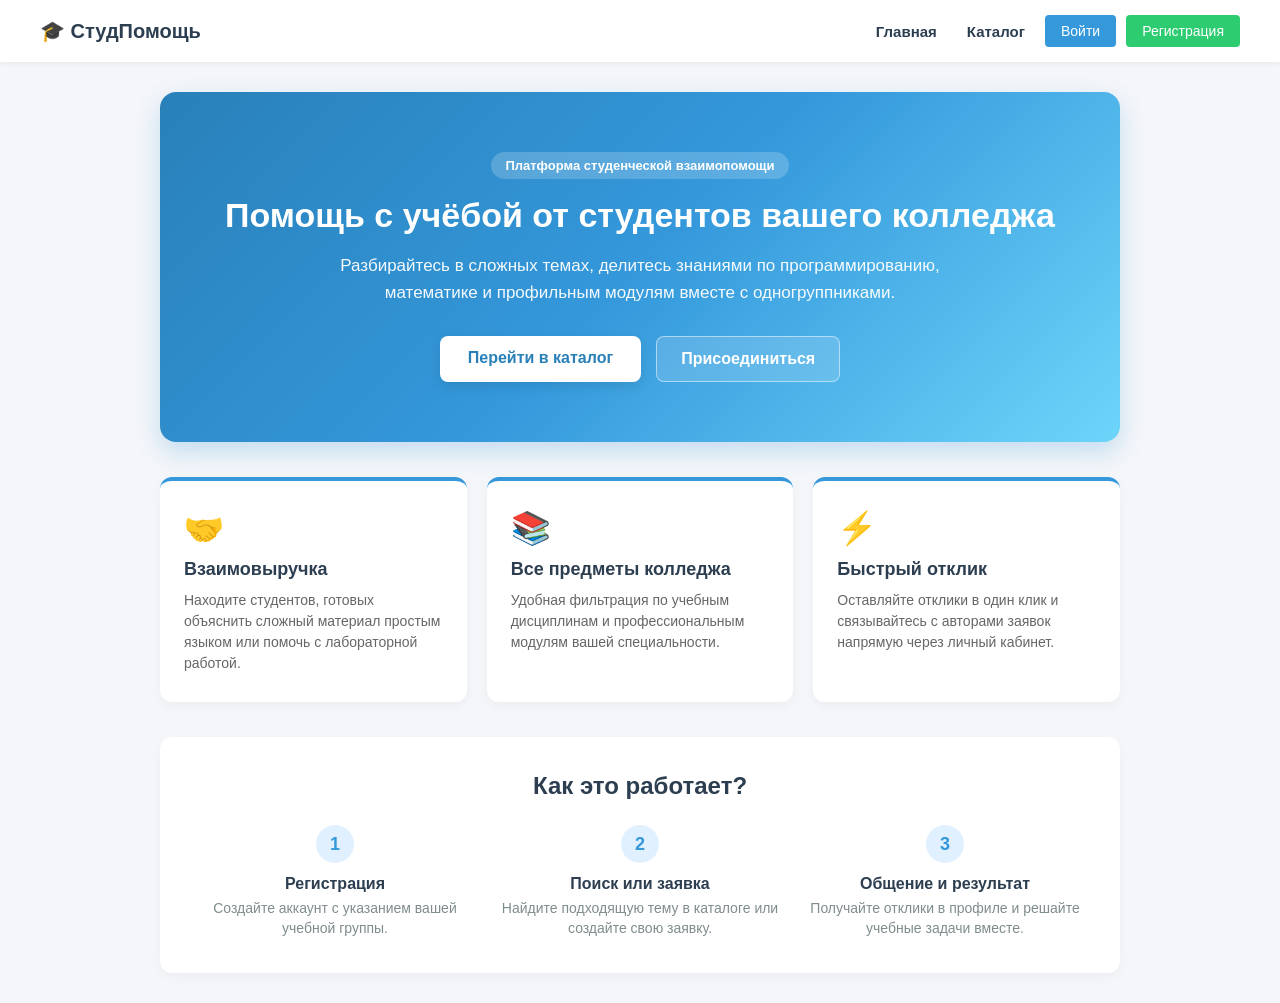
<file: index.html>
<!DOCTYPE html>
<html lang="ru">
<head>
    <meta charset="UTF-8">
    <meta name="viewport" content="width=device-width, initial-scale=1.0">
    <title>СтудПомощь — Платформа взаимопомощи студентов</title>
    <link rel="stylesheet" href="style.css">
</head>
<body>

<header>
    <div class="logo">🎓 СтудПомощь</div>
    <nav id="nav-auth"></nav>
</header>

<div class="container">

    <div id="view-home">
        <section class="hero-section">
            <span class="hero-badge">Платформа студенческой взаимопомощи</span>
            <h1>Помощь с учёбой от студентов вашего колледжа</h1>
            <p>Разбирайтесь в сложных темах, делитесь знаниями по программированию, математике и профильным модулям вместе с одногруппниками.</p>
            <div class="hero-buttons">
                <a href="#catalog" class="btn btn-hero-primary" data-tab="catalog">Перейти в каталог</a>
                <button type="button" class="btn btn-hero-secondary" data-modal="registerModal">Присоединиться</button>
            </div>
        </section>

        <section class="features-grid">
            <div class="feature-card">
                <div class="feature-icon">🤝</div>
                <h3>Взаимовыручка</h3>
                <p>Находите студентов, готовых объяснить сложный материал простым языком или помочь с лабораторной работой.</p>
            </div>
            <div class="feature-card">
                <div class="feature-icon">📚</div>
                <h3>Все предметы колледжа</h3>
                <p>Удобная фильтрация по учебным дисциплинам и профессиональным модулям вашей специальности.</p>
            </div>
            <div class="feature-card">
                <div class="feature-icon">⚡</div>
                <h3>Быстрый отклик</h3>
                <p>Оставляйте отклики в один клик и связывайтесь с авторами заявок напрямую через личный кабинет.</p>
            </div>
        </section>

        <section class="steps-section">
            <h2>Как это работает?</h2>
            <div class="steps-grid">
                <div class="step-item">
                    <div class="step-num">1</div>
                    <h4>Регистрация</h4>
                    <p>Создайте аккаунт с указанием вашей учебной группы.</p>
                </div>
                <div class="step-item">
                    <div class="step-num">2</div>
                    <h4>Поиск или заявка</h4>
                    <p>Найдите подходящую тему в каталоге или создайте свою заявку.</p>
                </div>
                <div class="step-item">
                    <div class="step-num">3</div>
                    <h4>Общение и результат</h4>
                    <p>Получайте отклики в профиле и решайте учебные задачи вместе.</p>
                </div>
            </div>
        </section>
    </div>

    <div id="view-catalog" style="display: none;">
        <div class="catalog-header">
            <h1>Каталог заявок на помощь</h1>
            <button id="btn-create-trigger" class="btn btn-success" data-modal="createModal" style="display: none;">+ Создать заявку</button>
        </div>

        <div class="filter-box">
            <div class="filter-item" style="flex: 2; min-width: 220px;">
                <label for="filter-search">Поиск (название или описание):</label>
                <input type="text" id="filter-search" placeholder="Например: PyQt6 или интегралы...">
            </div>

            <div class="filter-item">
                <label for="filter-type">Тип заявки:</label>
                <select id="filter-type">
                    <option value="">Все типы</option>
                    <option value="need_help">Нужна помощь</option>
                    <option value="can_help">Могу помочь</option>
                </select>
            </div>

            <div class="filter-item">
                <label for="filter-category">Предмет (категория):</label>
                <select id="filter-category">
                    <option value="0">Все предметы</option>
                </select>
            </div>

            <div class="filter-item">
                <label for="filter-sort-by">Сортировать по:</label>
                <select id="filter-sort-by">
                    <option value="created_at">Дате создания</option>
                    <option value="title">Названию</option>
                </select>
            </div>

            <div class="filter-item">
                <label for="filter-sort-dir">Порядок:</label>
                <select id="filter-sort-dir">
                    <option value="DESC">По убыванию (DESC)</option>
                    <option value="ASC">По возрастанию (ASC)</option>
                </select>
            </div>

            <div class="filter-item" style="flex: 0 0 auto;">
                <a href="#catalog" id="btn-reset-filters" class="btn" style="background: #95a5a6;">Сбросить</a>
            </div>
        </div>

        <div id="catalog-grid" class="grid"></div>
        <div id="catalog-pagination" style="display: flex; justify-content: center; align-items: center; gap: 15px; margin-top: 25px;"></div>
    </div>

</div>

<div id="loginModal" class="modal">
    <div class="modal-content">
        <span class="close">&times;</span>
        <h2>Вход в систему</h2>
        <form id="form-login">
            <input type="email" name="email" placeholder="Ваш Email" required>
            <input type="password" name="password" placeholder="Пароль" required>
            <button type="submit" class="btn" style="width: 100%;">Войти</button>
        </form>
    </div>
</div>

<div id="registerModal" class="modal">
    <div class="modal-content">
        <span class="close">&times;</span>
        <h2>Регистрация</h2>
        <form id="form-register" novalidate>
            <div class="form-group">
                <input type="text" name="first_name" placeholder="Имя" required>
                <small class="field-hint"></small>
            </div>
            <div class="form-group">
                <input type="text" name="last_name" placeholder="Фамилия" required>
                <small class="field-hint"></small>
            </div>
            <div class="form-group">
                <input type="text" name="group" placeholder="Группа (например: ИСП-341)" required>
                <small class="field-hint"></small>
            </div>
            <div class="form-group">
                <input type="email" name="email" placeholder="Email" required>
                <small class="field-hint"></small>
            </div>
            <div class="form-group">
                <input type="password" name="password" placeholder="Пароль (от 6 символов)" required>
                <small class="field-hint"></small>
            </div>
            <button type="submit" class="btn btn-success" style="width: 100%;">Зарегистрироваться</button>
        </form>
    </div>
</div>

<div id="createModal" class="modal">
    <div class="modal-content">
        <span class="close">&times;</span>
        <h2>Создать заявку</h2>
        <form id="form-ticket">
            <select id="select-category" name="category_id" required>
                <option value="">Выберите предмет/категорию</option>
            </select>

            <select name="type" required>
                <option value="need_help">Нужна помощь по предмету</option>
                <option value="can_help">Могу помочь другим студентам</option>
            </select>

            <input type="text" name="title" placeholder="Краткий заголовок темы" required>
            <textarea name="description" rows="4" placeholder="Подробно опишите задачу или тему..." required></textarea>
            <button type="submit" class="btn btn-success" style="width: 100%;">Опубликовать</button>
        </form>
    </div>
</div>

<script src="app.js"></script>
</body>
</html>
</file>
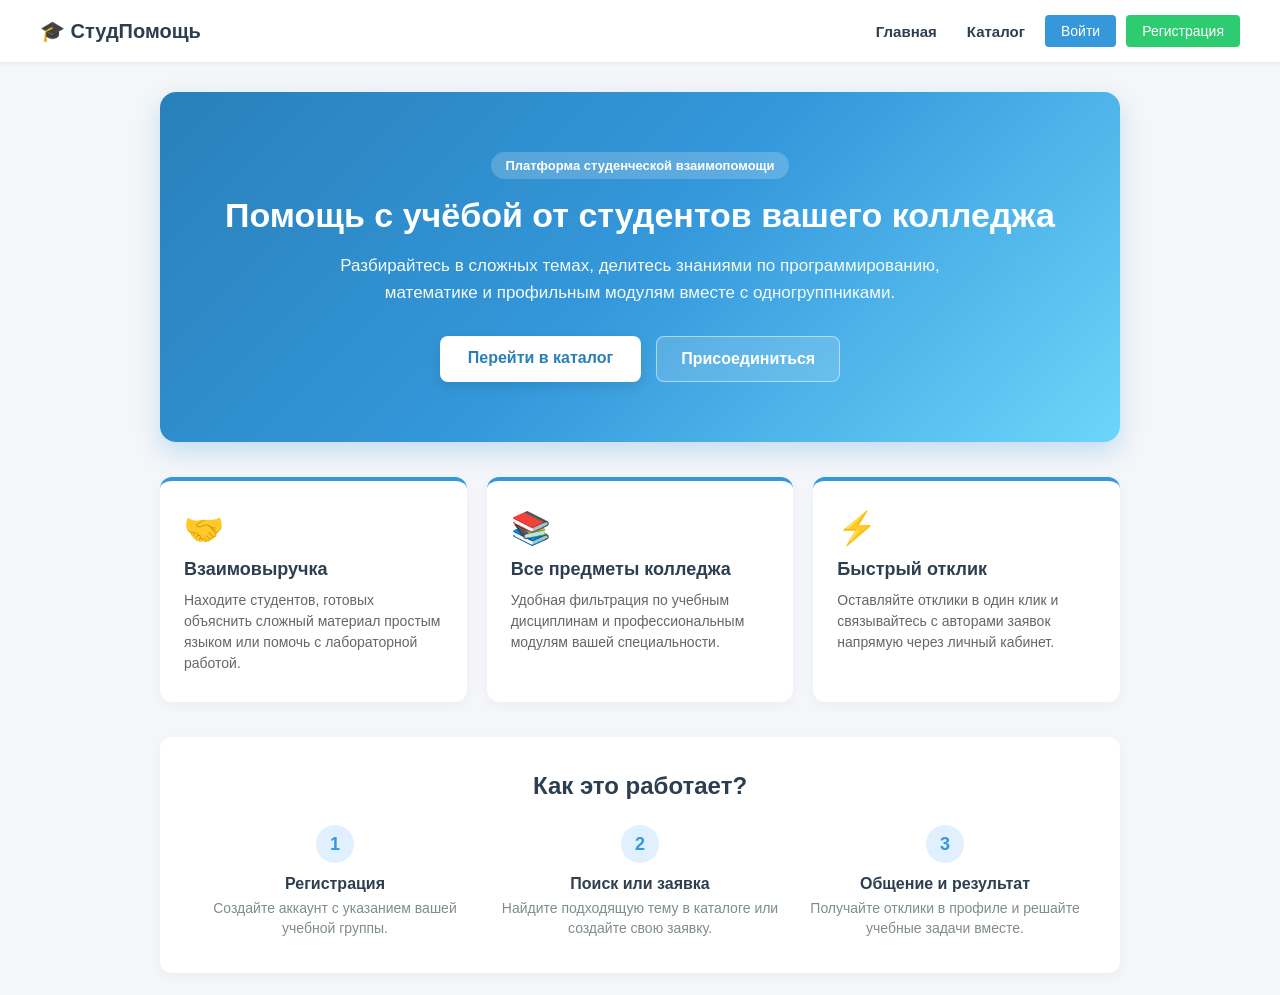
<file: profile.html>
<!DOCTYPE html>
<html lang="ru">
<head>
    <meta charset="UTF-8">
    <meta name="viewport" content="width=device-width, initial-scale=1.0">
    <title>Личный кабинет — СтудПомощь</title>
    <link rel="stylesheet" href="style.css">
</head>
<body>

<header>
    <div class="logo">🎓 СтудПомощь</div>
    <nav id="nav-auth"></nav>
</header>

<div class="container">
    <h1>Личный кабинет</h1>

    <!-- 1. Информация о профиле -->
    <div class="profile-card">
        <div class="profile-card-header">
            <h2>Мои данные</h2>
            <button type="button" id="btn-edit-profile" class="btn">Редактировать</button>
        </div>

        <!-- Режим просмотра -->
        <div id="profile-view-mode" class="profile-view-grid">
            <div class="info-item">
                <span>Имя и фамилия</span>
                <b id="view-fullname">—</b>
            </div>
            <div class="info-item">
                <span>Учебная группа</span>
                <b id="view-group">—</b>
            </div>
            <div class="info-item" style="grid-column: 1 / -1;">
                <span>Электронная почта (Email)</span>
                <b id="view-email">—</b>
            </div>
        </div>

        <!-- Режим редактирования -->
        <form id="form-profile-edit" class="profile-form-grid" style="display: none;">
            <div>
                <label for="prof-first-name">Имя</label>
                <input type="text" id="prof-first-name" name="first_name" required>
            </div>
            <div>
                <label for="prof-last-name">Фамилия</label>
                <input type="text" id="prof-last-name" name="last_name" required>
            </div>
            <div>
                <label for="prof-group">Учебная группа</label>
                <input type="text" id="prof-group" name="group" required>
            </div>
            <div>
                <label for="prof-email">Email</label>
                <input type="email" id="prof-email" name="email" required>
            </div>
            <div style="grid-column: 1 / -1; display: flex; gap: 10px; margin-top: 5px;">
                <button type="submit" class="btn btn-success">Сохранить изменения</button>
                <button type="button" id="btn-cancel-profile" class="btn" style="background: #95a5a6;">Отмена</button>
            </div>
        </form>
    </div>

    <!-- 2. Смена пароля -->
    <div class="profile-card">
        <h2>Безопасность и пароль</h2>
        <form id="form-change-password" class="profile-form-grid">
            <div style="grid-column: 1 / -1;">
                <label for="old-password">Текущий пароль</label>
                <input type="password" id="old-password" name="old_password" placeholder="Введите текущий пароль" required>
            </div>
            <div>
                <label for="new-password">Новый пароль (минимум 6 символов)</label>
                <input type="password" id="new-password" name="new_password" placeholder="Придумайте новый пароль" required>
            </div>
            <div>
                <label for="confirm-password">Повторите новый пароль</label>
                <input type="password" id="confirm-password" name="confirm_password" placeholder="Повторите новый пароль" required>
            </div>
            <div style="grid-column: 1 / -1;">
                <button type="submit" class="btn">Обновить пароль</button>
            </div>
        </form>
    </div>

    <!-- 3. Входящие отклики на заявки пользователя -->
    <div id="incoming-section" class="profile-card" style="display: none;">
        <h2>📩 Входящие отклики на мои заявки</h2>
        <div id="incoming-grid" class="grid"></div>
    </div>

    <!-- 4. Исходящие отклики пользователя -->
    <div id="outgoing-section" class="profile-card" style="display: none;">
        <h2>📤 Мои отклики на чужие заявки</h2>
        <div id="outgoing-grid" class="grid"></div>
    </div>

    <!-- 5. Таблица собственных заявок -->
    <div class="profile-card">
        <div class="profile-card-header">
            <h2>Мои заявки</h2>
            <span style="font-size: 13px; color: #7f8c8d;">Нажмите на строку для редактирования</span>
        </div>
        <div class="table-wrapper">
            <table class="offers-table">
                <thead>
                    <tr>
                        <th>Предмет</th>
                        <th>Заголовок</th>
                        <th>Создано</th>
                        <th>Обновлено</th>
                        <th>Статус</th>
                    </tr>
                </thead>
                <tbody id="my-offers-tbody">
                    <tr>
                        <td colspan="5" style="text-align: center; color: #7f8c8d;">Загрузка...</td>
                    </tr>
                </tbody>
            </table>
        </div>
    </div>
</div>

<!-- Модальное окно редактирования заявки -->
<div id="editOfferModal" class="modal">
    <div class="modal-content">
        <span class="close">&times;</span>
        <h2>Редактирование заявки</h2>
        <form id="form-edit-offer">
            <input type="hidden" id="edit-offer-id" name="offer_id">

            <label style="display: block; font-size: 13px; font-weight: 600; color: #7f8c8d; margin-bottom: 5px;">Предмет / категория:</label>
            <select id="edit-offer-category" name="category_id" required style="width: 100%; padding: 10px; margin-bottom: 15px; border: 1px solid #ddd; border-radius: 4px;"></select>

            <label style="display: block; font-size: 13px; font-weight: 600; color: #7f8c8d; margin-bottom: 5px;">Тип заявки:</label>
            <select id="edit-offer-type" name="type" required style="width: 100%; padding: 10px; margin-bottom: 15px; border: 1px solid #ddd; border-radius: 4px;">
                <option value="need_help">Нужна помощь</option>
                <option value="can_help">Могу помочь</option>
            </select>

            <label style="display: block; font-size: 13px; font-weight: 600; color: #7f8c8d; margin-bottom: 5px;">Заголовок:</label>
            <input type="text" id="edit-offer-title" name="title" required>

            <label style="display: block; font-size: 13px; font-weight: 600; color: #7f8c8d; margin-bottom: 5px;">Описание:</label>
            <textarea id="edit-offer-desc" name="description" rows="4" required></textarea>

            <label style="display: block; font-size: 13px; font-weight: 600; color: #7f8c8d; margin-bottom: 5px;">Статус:</label>
            <select id="edit-offer-status" name="status" style="width: 100%; padding: 10px; margin-bottom: 20px; border: 1px solid #ddd; border-radius: 4px;">
                <option value="open">Активно (открыто в каталоге)</option>
                <option value="closed">Закрыто (скрыто из каталога)</option>
            </select>

            <div style="display: flex; gap: 10px;">
                <button type="submit" class="btn btn-success" style="flex: 1;">Сохранить</button>
                <button type="button" id="btn-delete-offer" class="btn btn-danger">Удалить</button>
            </div>
        </form>
    </div>
</div>

<script src="app.js"></script>
</body>
</html>
</file>
<file: style.css>
* {
    box-sizing: border-box;
    font-family: 'Segoe UI', Tahoma, Geneva, Verdana, sans-serif;
    margin: 0;
    padding: 0;
}
body {
    background: #f4f6f9;
    color: #333;
    min-height: 100vh;
}
.container {
    max-width: 1000px;
    margin: 30px auto;
    padding: 0 20px;
}
header {
    background: #fff;
    padding: 15px 40px;
    display: flex;
    justify-content: space-between;
    align-items: center;
    box-shadow: 0 2px 5px rgba(0,0,0,0.05);
}
.logo {
    font-size: 20px;
    font-weight: bold;
    color: #2c3e50;
}
nav {
    display: flex;
    align-items: center;
    flex-wrap: wrap;
    gap: 10px;
}
nav * {
    margin-left: 0;
}
.profile-info {
    margin-bottom: 25px;
    font-size: 16px;
}
.filter-box {
    background: #fff;
    padding: 16px 20px;
    border-radius: 8px;
    box-shadow: 0 2px 6px rgba(0,0,0,0.04);
    margin-bottom: 25px;
    display: flex;
    flex-wrap: wrap;
    gap: 15px;
    align-items: flex-end;
}
.filter-item {
    display: flex;
    flex-direction: column;
    gap: 5px;
    flex: 1;
    min-width: 150px;
}
.filter-box label {
    font-size: 12px;
    font-weight: 600;
    color: #7f8c8d;
}
.filter-box select,
.filter-box input[type="text"] {
    padding: 8px 12px;
    border-radius: 4px;
    border: 1px solid #ddd;
    background-color: #fff;
    outline: none;
    font-size: 14px;
    width: 100%;
    transition: border-color 0.2s;
}
.filter-box select:focus,
.filter-box input[type="text"]:focus {
    border-color: #3498db;
}
.btn {
    background: #3498db;
    color: #fff;
    border: none;
    padding: 8px 16px;
    border-radius: 4px;
    cursor: pointer;
    text-decoration: none;
    font-size: 14px;
    display: inline-block;
    transition: background 0.2s ease, transform 0.2s ease;
    text-align: center;
}
.btn:hover {
    background: #2980b9;
}
.btn:disabled {
    opacity: 0.6;
    cursor: not-allowed;
}
.btn-success {
    background: #2ecc71;
}
.btn-success:hover {
    background: #27ae60;
}
.btn-danger {
    background: #e74c3c;
}
.btn-danger:hover {
    background: #c0392b;
}
.catalog-header {
    display: flex;
    justify-content: space-between;
    align-items: center;
    margin-bottom: 25px;
    gap: 15px;
    flex-wrap: wrap;
}
.grid {
    display: grid;
    grid-template-columns: repeat(auto-fill, minmax(300px, 1fr));
    gap: 20px;
}
.grid h3 {
    margin-top: 15px;
    font-size: 18px;
    color: #2c3e50;
    border-bottom: 2px solid #ddd;
    padding-bottom: 5px;
}
.card {
    background: #fff;
    padding: 20px;
    border-radius: 8px;
    box-shadow: 0 4px 6px rgba(0,0,0,0.02);
    position: relative;
    border-left: 5px solid #3498db;
    display: flex;
    flex-direction: column;
    justify-content: space-between;
    overflow-wrap: anywhere;
}
.card h2 {
    font-size: 18px;
    margin-bottom: 8px;
    color: #2c3e50;
}
.card.answered {
    border-left-color: #95a5a6;
    background: #fafafa;
    opacity: 0.85;
}
.badge {
    background: #e0f0ff;
    color: #3498db;
    padding: 4px 8px;
    font-size: 12px;
    border-radius: 4px;
    font-weight: bold;
    display: inline-block;
    margin-bottom: 10px;
    align-self: flex-start;
}
.author {
    font-size: 12px;
    color: #7f8c8d;
    margin: 10px 0;
}
.status-wait {
    font-size: 13px;
    color: #e67e22;
    font-weight: bold;
}
.reply-form {
    display: flex;
    flex-direction: column;
    gap: 8px;
    margin-top: 15px;
    width: 100%;
}
.reply-form input {
    width: 100%;
    min-width: 0;
    padding: 8px 10px;
    border: 1px solid #ccc;
    border-radius: 4px;
    outline: none;
    font-size: 14px;
}
.reply-form input:focus {
    border-color: #3498db;
}
.reply-form button {
    width: 100%;
}
.reply-box {
    margin-top: 15px;
    padding: 10px;
    background: #edfbf2;
    border-radius: 4px;
    font-size: 14px;
    color: #27ae60;
}
.modal {
    display: none;
    position: fixed;
    z-index: 100;
    left: 0;
    top: 0;
    width: 100%;
    height: 100%;
    background: rgba(0,0,0,0.5);
    overflow-y: auto;
    padding: 20px 0;
}
.modal-content {
    background: #fff;
    margin: 6% auto;
    padding: 30px;
    width: 90%;
    max-width: 420px;
    border-radius: 8px;
    position: relative;
    animation: fadeIn 0.3s;
}
.close {
    position: absolute;
    right: 20px;
    top: 15px;
    font-size: 28px;
    cursor: pointer;
    color: #aaa;
}
.close:hover {
    color: #000;
}
.modal-content h2 {
    margin-bottom: 20px;
    font-size: 22px;
}
.modal-content input,
.modal-content textarea,
.modal-content select {
    width: 100%;
    padding: 10px;
    margin-bottom: 15px;
    border: 1px solid #ddd;
    border-radius: 4px;
    outline: none;
    background: #fff;
    font-size: 14px;
}
.modal-content input:focus,
.modal-content textarea:focus,
.modal-content select:focus {
    border-color: #3498db;
}
@keyframes fadeIn {
    from {
        opacity: 0;
        transform: translateY(-10px);
    }
    to {
        opacity: 1;
        transform: translateY(0);
    }
}
.form-group {
    margin-bottom: 15px;
    text-align: left;
}
.modal-content .form-group input {
    margin-bottom: 4px;
    transition: border-color 0.2s, box-shadow 0.2s;
}
.modal-content .form-group input.input-error {
    border-color: #e74c3c;
    background-color: #fffafa;
}
.modal-content .form-group input.input-valid {
    border-color: #2ecc71;
}
.field-hint {
    display: block;
    font-size: 12px;
    min-height: 15px;
    color: #e74c3c;
}
.field-hint.valid {
    color: #27ae60;
}

.profile-card {
    background: #fff;
    padding: 25px;
    border-radius: 8px;
    box-shadow: 0 2px 6px rgba(0,0,0,0.04);
    margin-top: 20px;
}
.profile-card h2 {
    margin-bottom: 20px;
    font-size: 20px;
    color: #2c3e50;
}
.profile-form-grid {
    display: grid;
    grid-template-columns: 1fr 1fr;
    gap: 15px;
}
.profile-form-grid label {
    display: block;
    font-size: 13px;
    font-weight: 600;
    color: #7f8c8d;
    margin-bottom: 5px;
}
.profile-form-grid input {
    width: 100%;
    padding: 10px;
    border: 1px solid #ddd;
    border-radius: 4px;
    font-size: 14px;
}
.profile-form-grid input:focus {
    outline: none;
    border-color: #3498db;
}
.table-wrapper {
    background: #fff;
    border-radius: 8px;
    box-shadow: 0 2px 6px rgba(0,0,0,0.04);
    overflow-x: auto;
}
.offers-table {
    width: 100%;
    border-collapse: collapse;
    text-align: left;
}
.offers-table th {
    background: #f8f9fa;
    padding: 14px 16px;
    font-size: 13px;
    color: #7f8c8d;
    border-bottom: 2px solid #eee;
}
.offers-table td {
    padding: 14px 16px;
    border-bottom: 1px solid #f0f0f0;
    font-size: 14px;
}
.offers-table tbody tr {
    cursor: pointer;
    transition: background 0.15s;
}
.offers-table tbody tr:hover {
    background: #f0f7ff;
}
.status-pill {
    padding: 4px 10px;
    border-radius: 12px;
    font-size: 12px;
    font-weight: bold;
}
.status-pill.open {
    background: #e8f8f5;
    color: #27ae60;
}
.status-pill.closed {
    background: #f2f4f4;
    color: #7f8c8d;
}
.profile-card-header {
    display: flex;
    justify-content: space-between;
    align-items: center;
    margin-bottom: 20px;
    gap: 10px;
    flex-wrap: wrap;
}
.profile-card-header h2 {
    margin-bottom: 0;
}
.profile-view-grid {
    display: grid;
    grid-template-columns: 1fr 1fr;
    gap: 15px;
}
.info-item {
    background: #f8f9fa;
    padding: 12px 15px;
    border-radius: 6px;
    border: 1px solid #eee;
    overflow-wrap: anywhere;
}
.info-item span {
    display: block;
    font-size: 12px;
    color: #7f8c8d;
    margin-bottom: 4px;
}
.info-item b {
    font-size: 15px;
    color: #2c3e50;
}
.nav-link {
    text-decoration: none;
    color: #2c3e50;
    font-weight: 600;
    font-size: 15px;
    padding: 6px 10px;
    border-radius: 6px;
    transition: background 0.2s, color 0.2s;
}
.nav-link:hover {
    background: #f0f4f8;
    color: #3498db;
}
.hero-section {
    background: linear-gradient(135deg, #2980b9 0%, #3498db 50%, #6dd5fa 100%);
    color: #fff;
    padding: 60px 40px;
    border-radius: 16px;
    text-align: center;
    box-shadow: 0 10px 25px rgba(52, 152, 219, 0.25);
    margin-bottom: 35px;
}
.hero-badge {
    display: inline-block;
    background: rgba(255, 255, 255, 0.2);
    padding: 6px 14px;
    border-radius: 20px;
    font-size: 13px;
    font-weight: 600;
    margin-bottom: 16px;
    backdrop-filter: blur(4px);
}
.hero-section h1 {
    font-size: 34px;
    font-weight: 700;
    margin-bottom: 16px;
    line-height: 1.2;
}
.hero-section p {
    font-size: 17px;
    max-width: 640px;
    margin: 0 auto 30px;
    line-height: 1.6;
    opacity: 0.95;
}
.hero-buttons {
    display: flex;
    justify-content: center;
    gap: 15px;
    flex-wrap: wrap;
}
.btn-hero-primary {
    background: #fff;
    color: #2980b9;
    padding: 13px 28px;
    font-size: 16px;
    font-weight: 700;
    border-radius: 8px;
    box-shadow: 0 4px 12px rgba(0, 0, 0, 0.1);
}
.btn-hero-primary:hover {
    background: #f8f9fa;
    transform: translateY(-2px);
}
.btn-hero-secondary {
    background: rgba(255, 255, 255, 0.15);
    color: #fff;
    border: 1px solid rgba(255, 255, 255, 0.5);
    padding: 13px 24px;
    font-size: 16px;
    font-weight: 600;
    border-radius: 8px;
}
.btn-hero-secondary:hover {
    background: rgba(255, 255, 255, 0.25);
}
.features-grid {
    display: grid;
    grid-template-columns: repeat(3, 1fr);
    gap: 20px;
    margin-bottom: 35px;
}
.feature-card {
    background: #fff;
    padding: 28px 24px;
    border-radius: 12px;
    box-shadow: 0 4px 12px rgba(0, 0, 0, 0.04);
    transition: transform 0.2s, box-shadow 0.2s;
    border-top: 4px solid #3498db;
}
.feature-card:hover {
    transform: translateY(-4px);
    box-shadow: 0 8px 20px rgba(0, 0, 0, 0.08);
}
.feature-icon {
    font-size: 32px;
    margin-bottom: 12px;
}
.feature-card h3 {
    font-size: 18px;
    color: #2c3e50;
    margin-bottom: 10px;
}
.feature-card p {
    font-size: 14px;
    color: #666;
    line-height: 1.5;
}
.steps-section {
    background: #fff;
    padding: 35px;
    border-radius: 12px;
    box-shadow: 0 4px 12px rgba(0, 0, 0, 0.04);
    text-align: center;
}
.steps-section h2 {
    font-size: 24px;
    color: #2c3e50;
    margin-bottom: 25px;
}
.steps-grid {
    display: grid;
    grid-template-columns: repeat(3, 1fr);
    gap: 25px;
}
.step-num {
    width: 38px;
    height: 38px;
    background: #e0f0ff;
    color: #3498db;
    font-weight: bold;
    font-size: 18px;
    border-radius: 50%;
    display: flex;
    align-items: center;
    justify-content: center;
    margin: 0 auto 12px;
}
.step-item h4 {
    font-size: 16px;
    color: #2c3e50;
    margin-bottom: 6px;
}
.step-item p {
    font-size: 14px;
    color: #7f8c8d;
    line-height: 1.4;
}
@media (max-width: 768px) {
    .features-grid,
    .steps-grid,
    .profile-form-grid,
    .profile-view-grid {
        grid-template-columns: 1fr;
    }
    header {
        flex-direction: column;
        gap: 10px;
        padding: 15px 20px;
    }
    nav {
        justify-content: center;
    }
    .hero-section {
        padding: 40px 20px;
    }
    .hero-section h1 {
        font-size: 28px;
    }
    .steps-section {
        padding: 25px 15px;
    }
    .container {
        margin: 20px auto;
        padding: 0 15px;
    }
}
@media (max-width: 480px) {
    .grid {
        grid-template-columns: 1fr;
    }
    .card {
        padding: 15px;
    }
    .hero-section h1 {
        font-size: 24px;
    }
    .hero-section p {
        font-size: 15px;
    }
    .btn {
        max-width: 100%;
    }
    .filter-box {
        padding: 15px;
    }
    .filter-item {
        min-width: 100%;
    }
    .modal-content {
        padding: 25px 18px;
        margin: 10% auto;
    }
    .offers-table th,
    .offers-table td {
        padding: 10px;
        font-size: 12px;
    }
}
</file>
